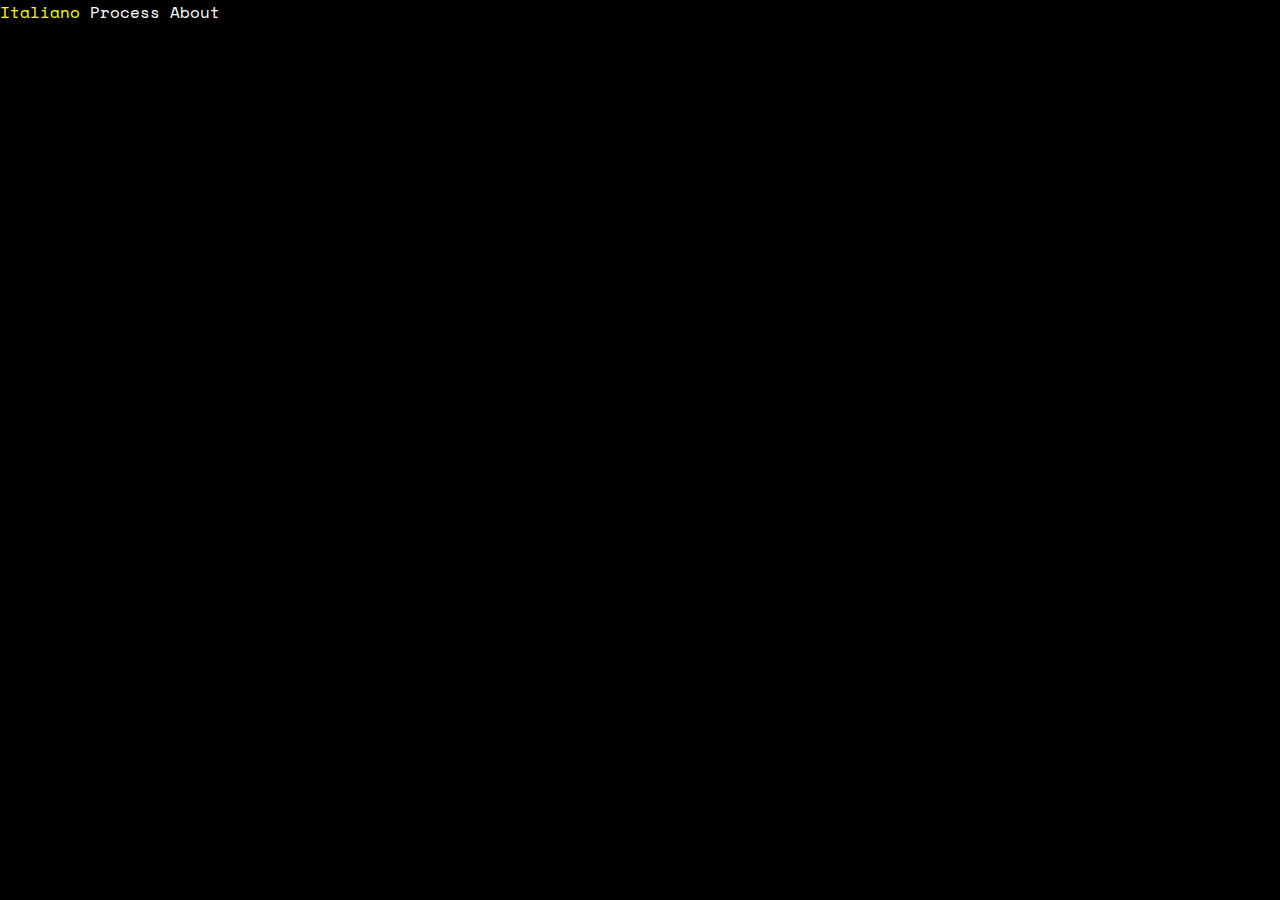
<file: index.html>
<!DOCTYPE html>

<html lang="en">

    <head>
        <meta charset="UTF-8">
        <meta name = "viewport" content = "width = device-width, initial-scale = 1.0">
        <title>Document</title>

        <link href = "./css/index.css" rel = "stylesheet">
    </head>

    <body>

        <div id = "parent-container">
            <div id = "menu-container">
                <a id = "language-selectorEN" href = "./index_it.html">Italiano</a>
                
                <a id = "notes-selector" href="./pages/process.html">Process</a>

                <a id = "about-selector" href="./pages/about.html">About</a>
            </div>
            <div id = "scene"></div>
        </div>

    </body>

</html>

<script src = "./resources/texts/texts_en.js"></script>
<script src = "./js/textManagerTest.js"></script>
</file>
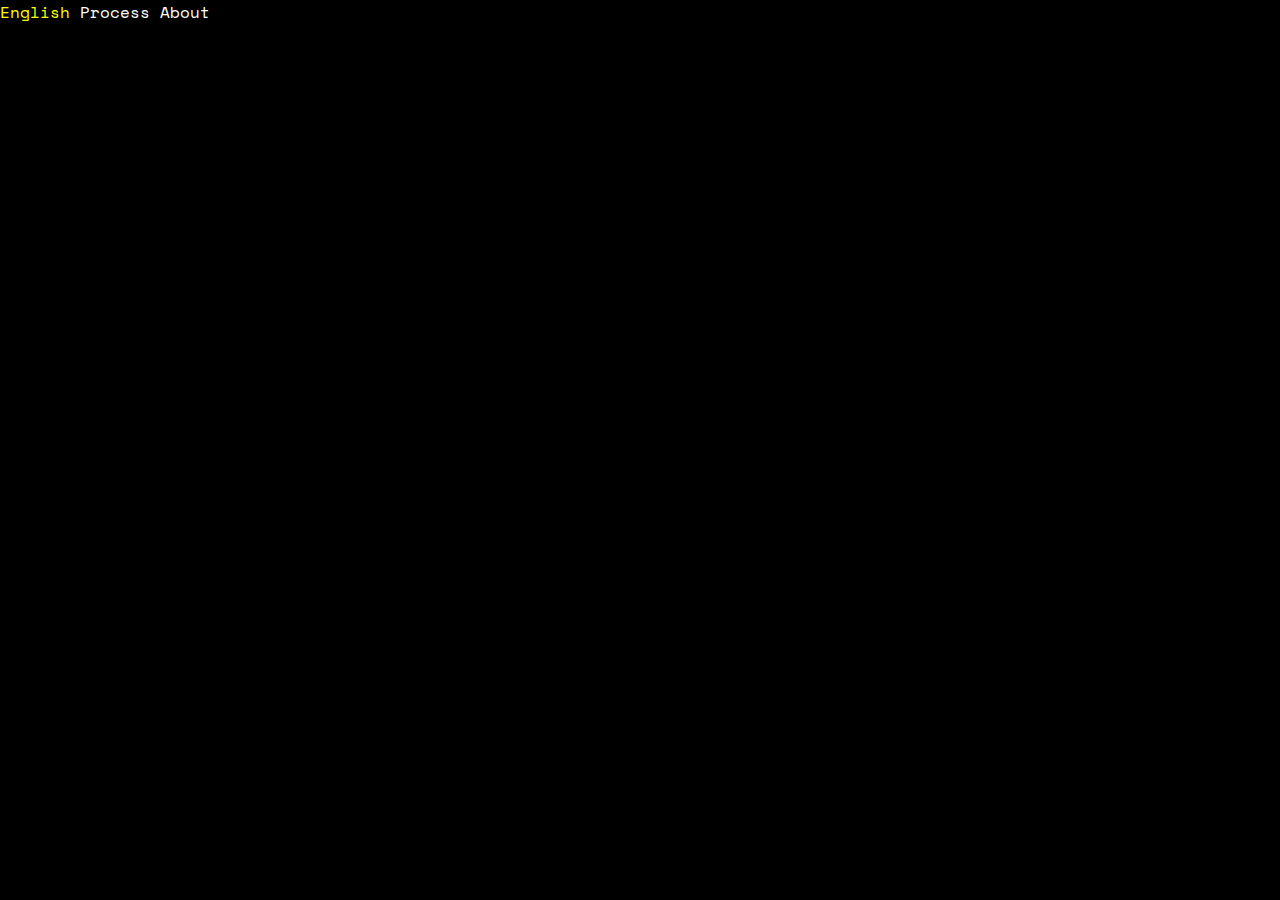
<file: index_it.html>
<!DOCTYPE html>

<html lang="it">

    <head>
        <meta charset="UTF-8">
        <meta name = "viewport" content = "width = device-width, initial-scale = 1.0">
        <title>Index IT</title>

        <link href = "./css/index.css" rel = "stylesheet">
    </head>

    <body>

        <div id = "parent-container">
            <div id = "menu-container">
                <a id = "language-selectorIT" href = "./index.html">English</a>
                
                <a id = "notes-selector" href="./pages/process.html">Process</a>

                <a id = "about-selector" href="./pages/about.html">About</a>
            </div>
            <div id = "scene"></div>
        </div>

    </body>

</html>

<script src = "./resources/texts/texts_it.js"></script>
<script src = "./js/textManagerTest.js"></script>
</file>
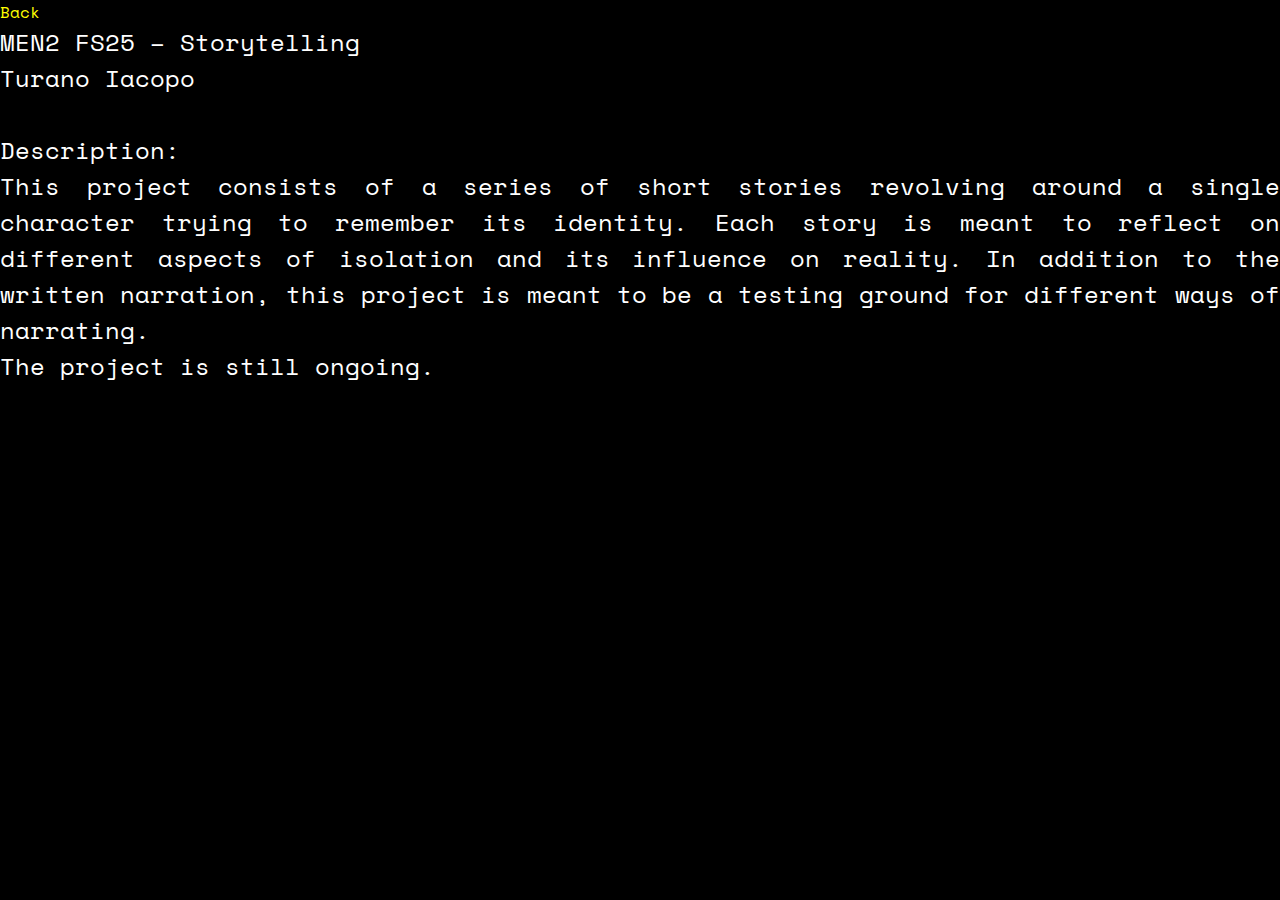
<file: pages/about.html>
<!DOCTYPE html>
<html lang="en">
<head>
    <meta charset="UTF-8">
    <meta name="viewport" content="width=device-width, initial-scale=1.0">
    <title>About</title>

    <link href = "../css/index.css" rel = "stylesheet">
</head>
<body>
    <div id = "about-container">
        <div id = menu-container>
            <a id = "back-selector" href = "../index.html">Back</a>
        </div>

        <div style = "grid-column: 2; grid-row: 1; font-size: 1.5rem; text-align: justify;">
            MEN2 FS25 &ndash; Storytelling<br>
            Turano Iacopo<br>
            <br>
            Description:<br>
            This project consists of a series of short stories revolving around a single character trying to remember its identity. Each story is meant to reflect on different aspects of isolation and its influence on reality. In addition to the written narration, this project is meant to be a testing ground for different ways of narrating.<br>
            The project is still ongoing.
        </div>
    </div>
</body>
</html>
</file>
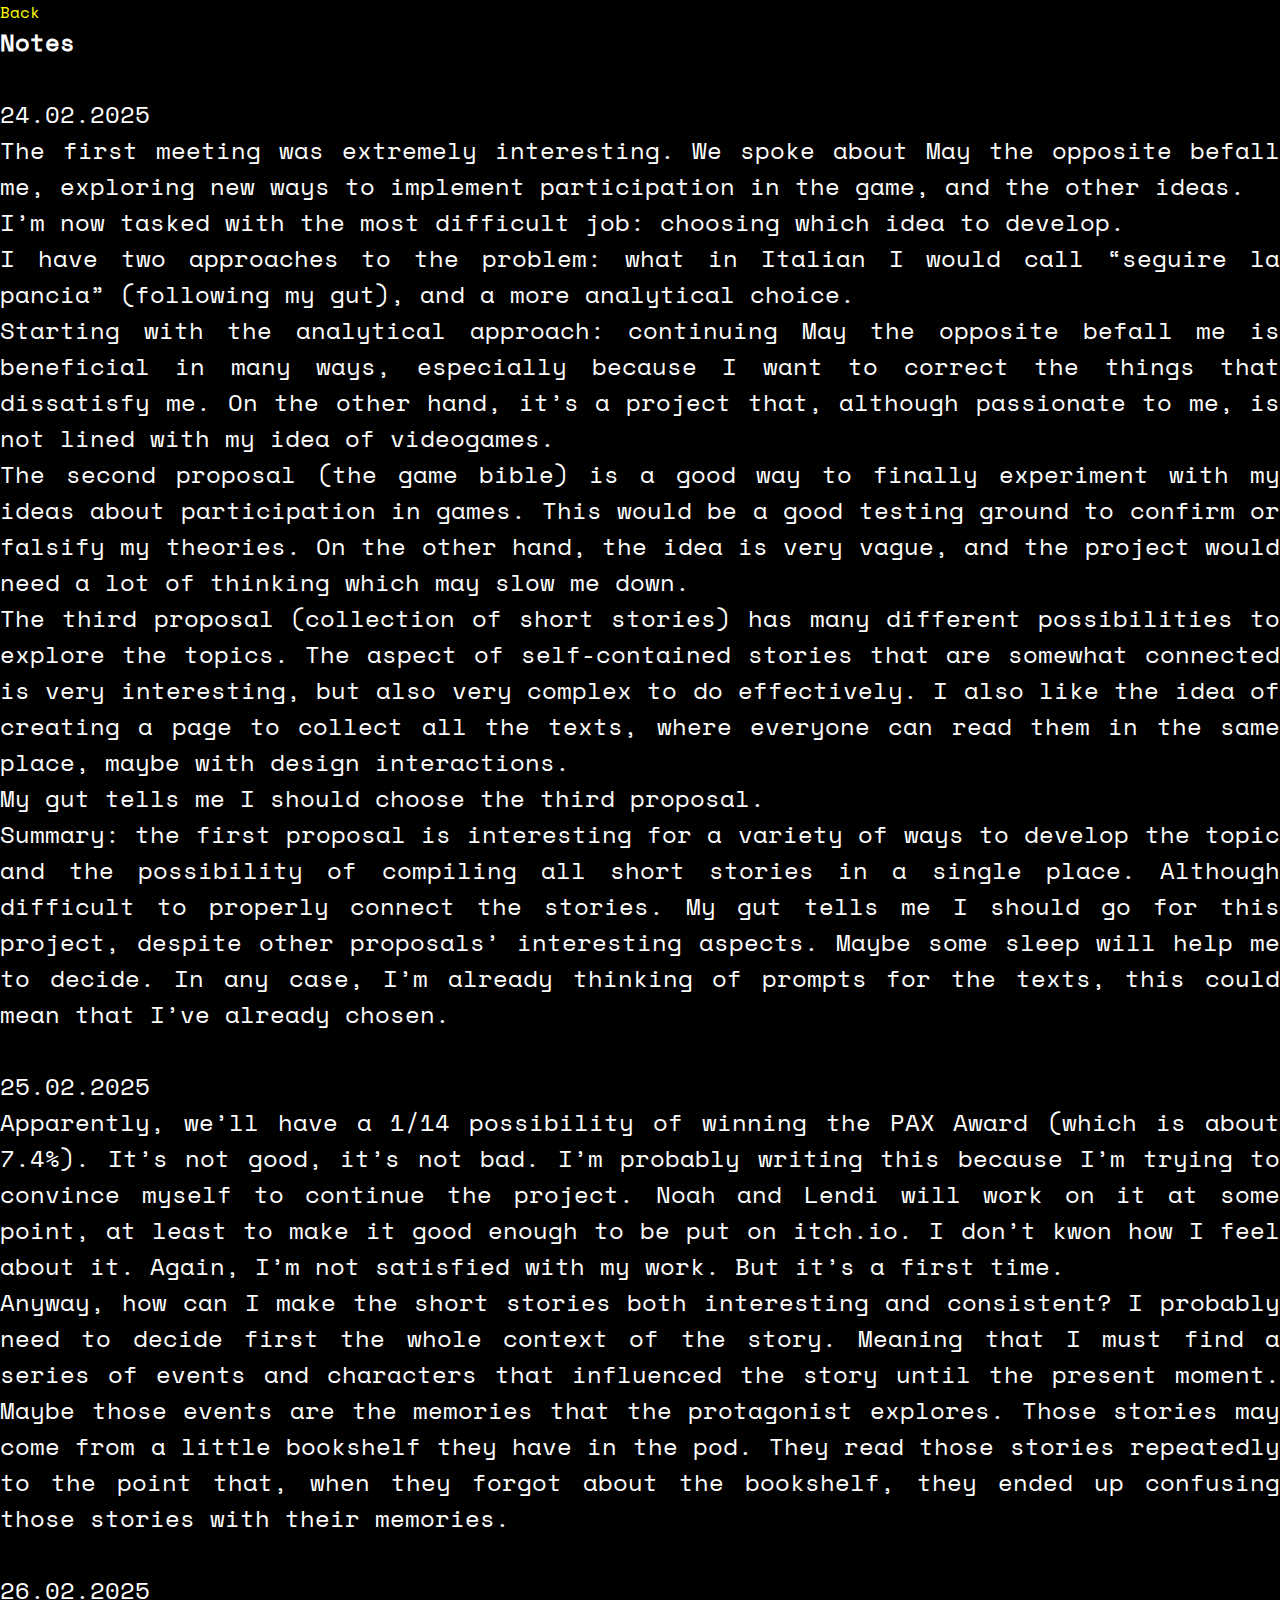
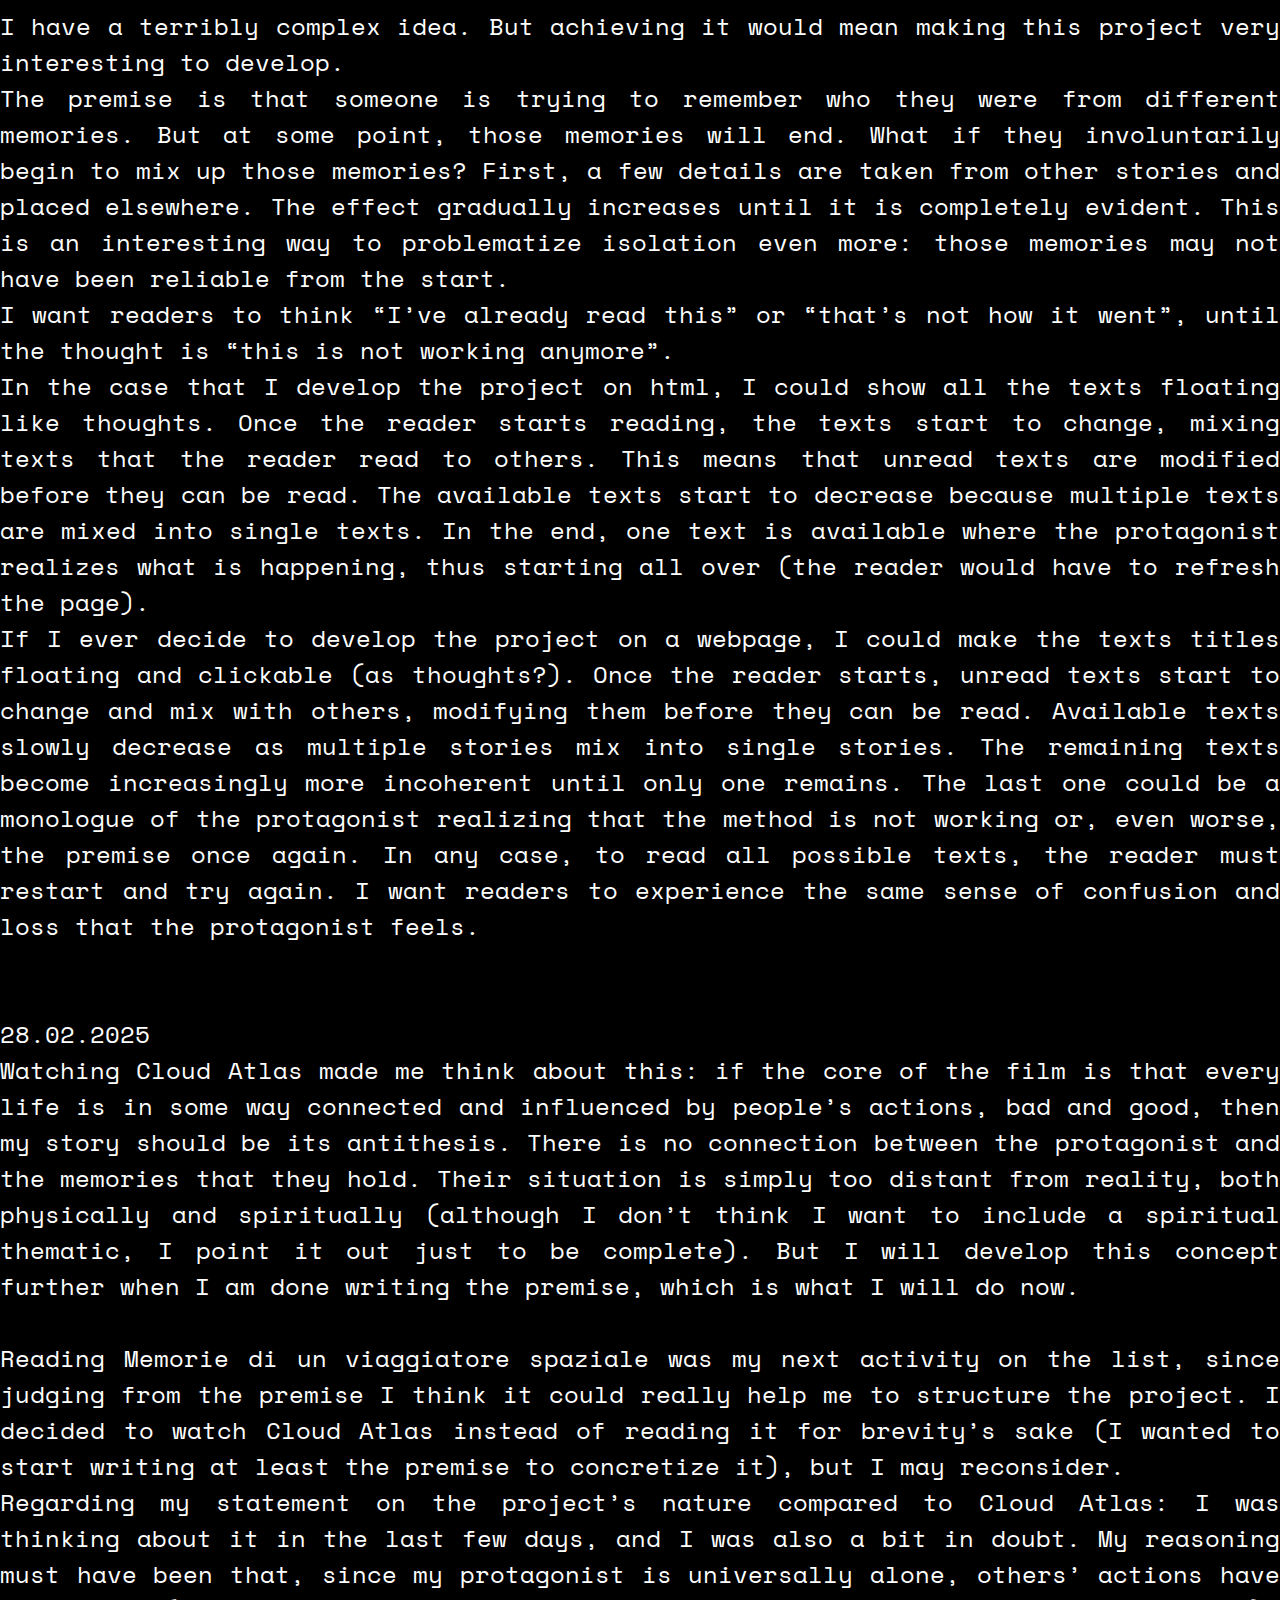
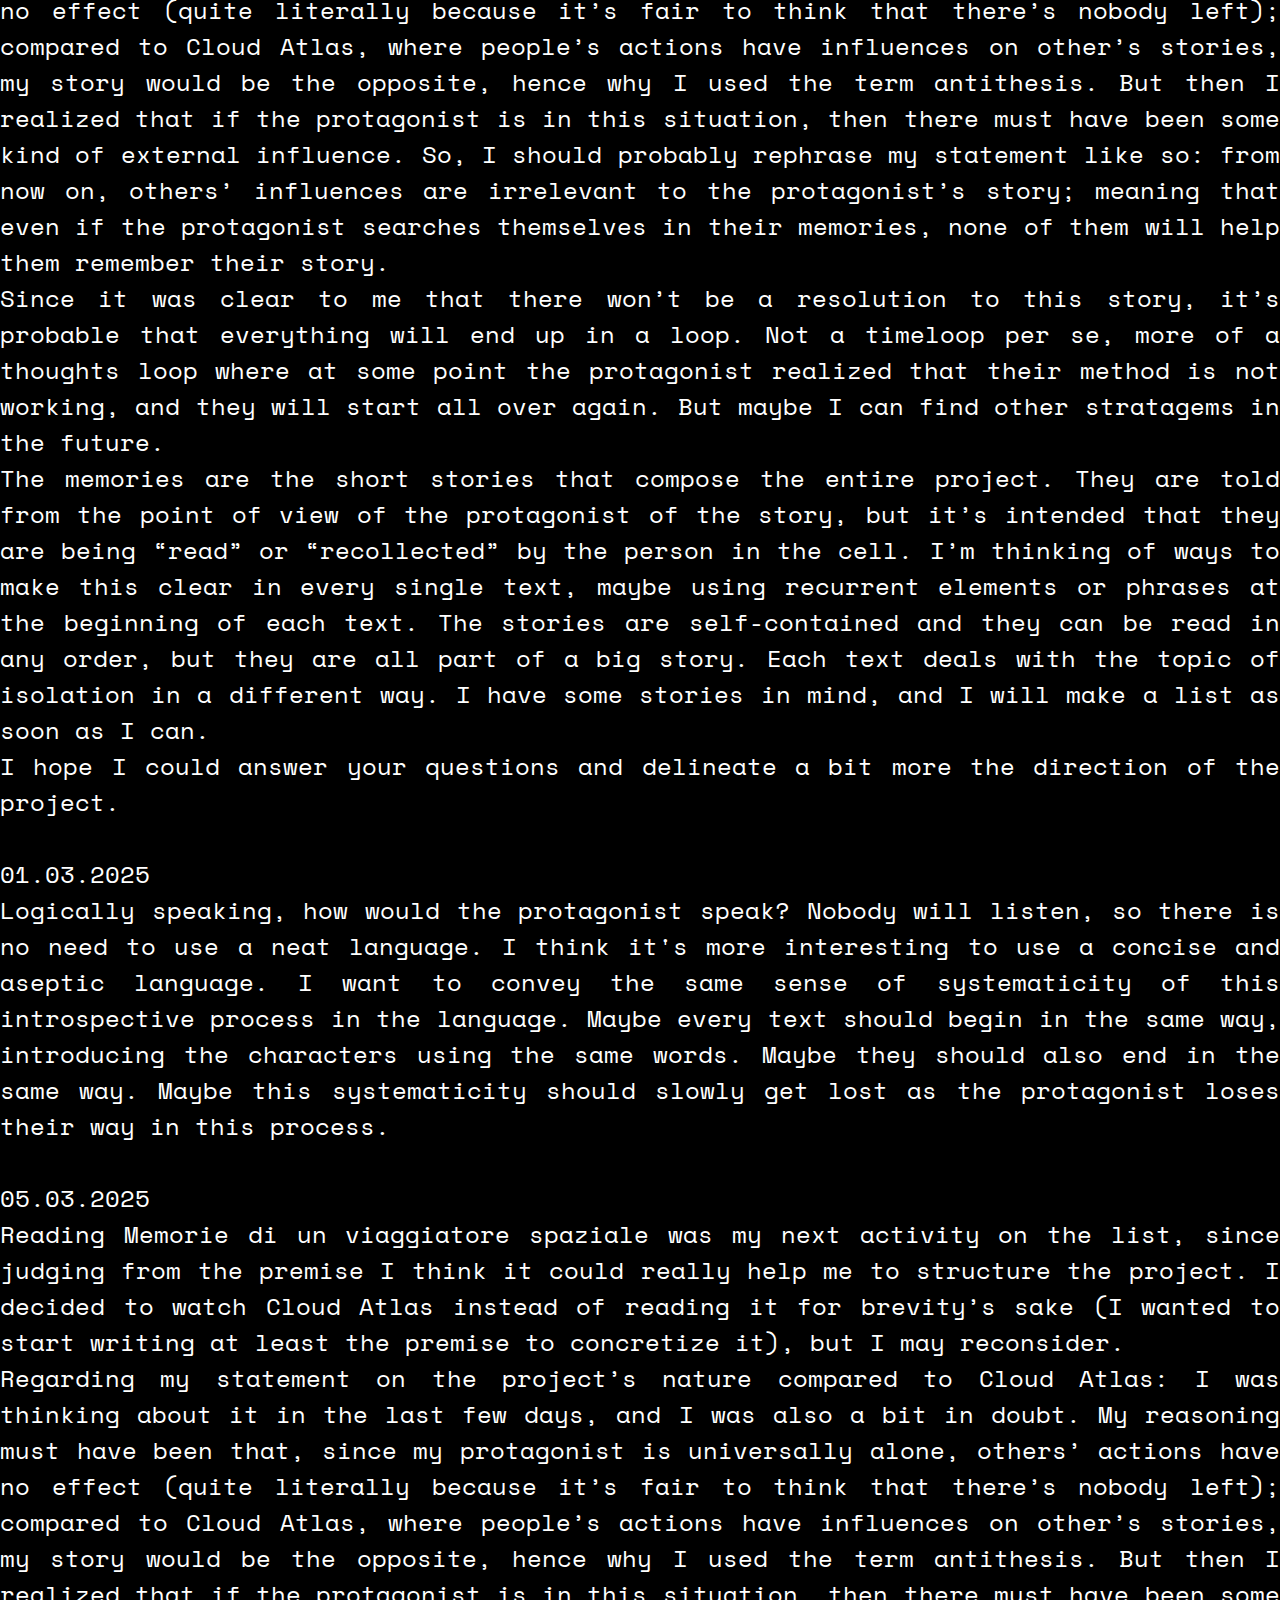
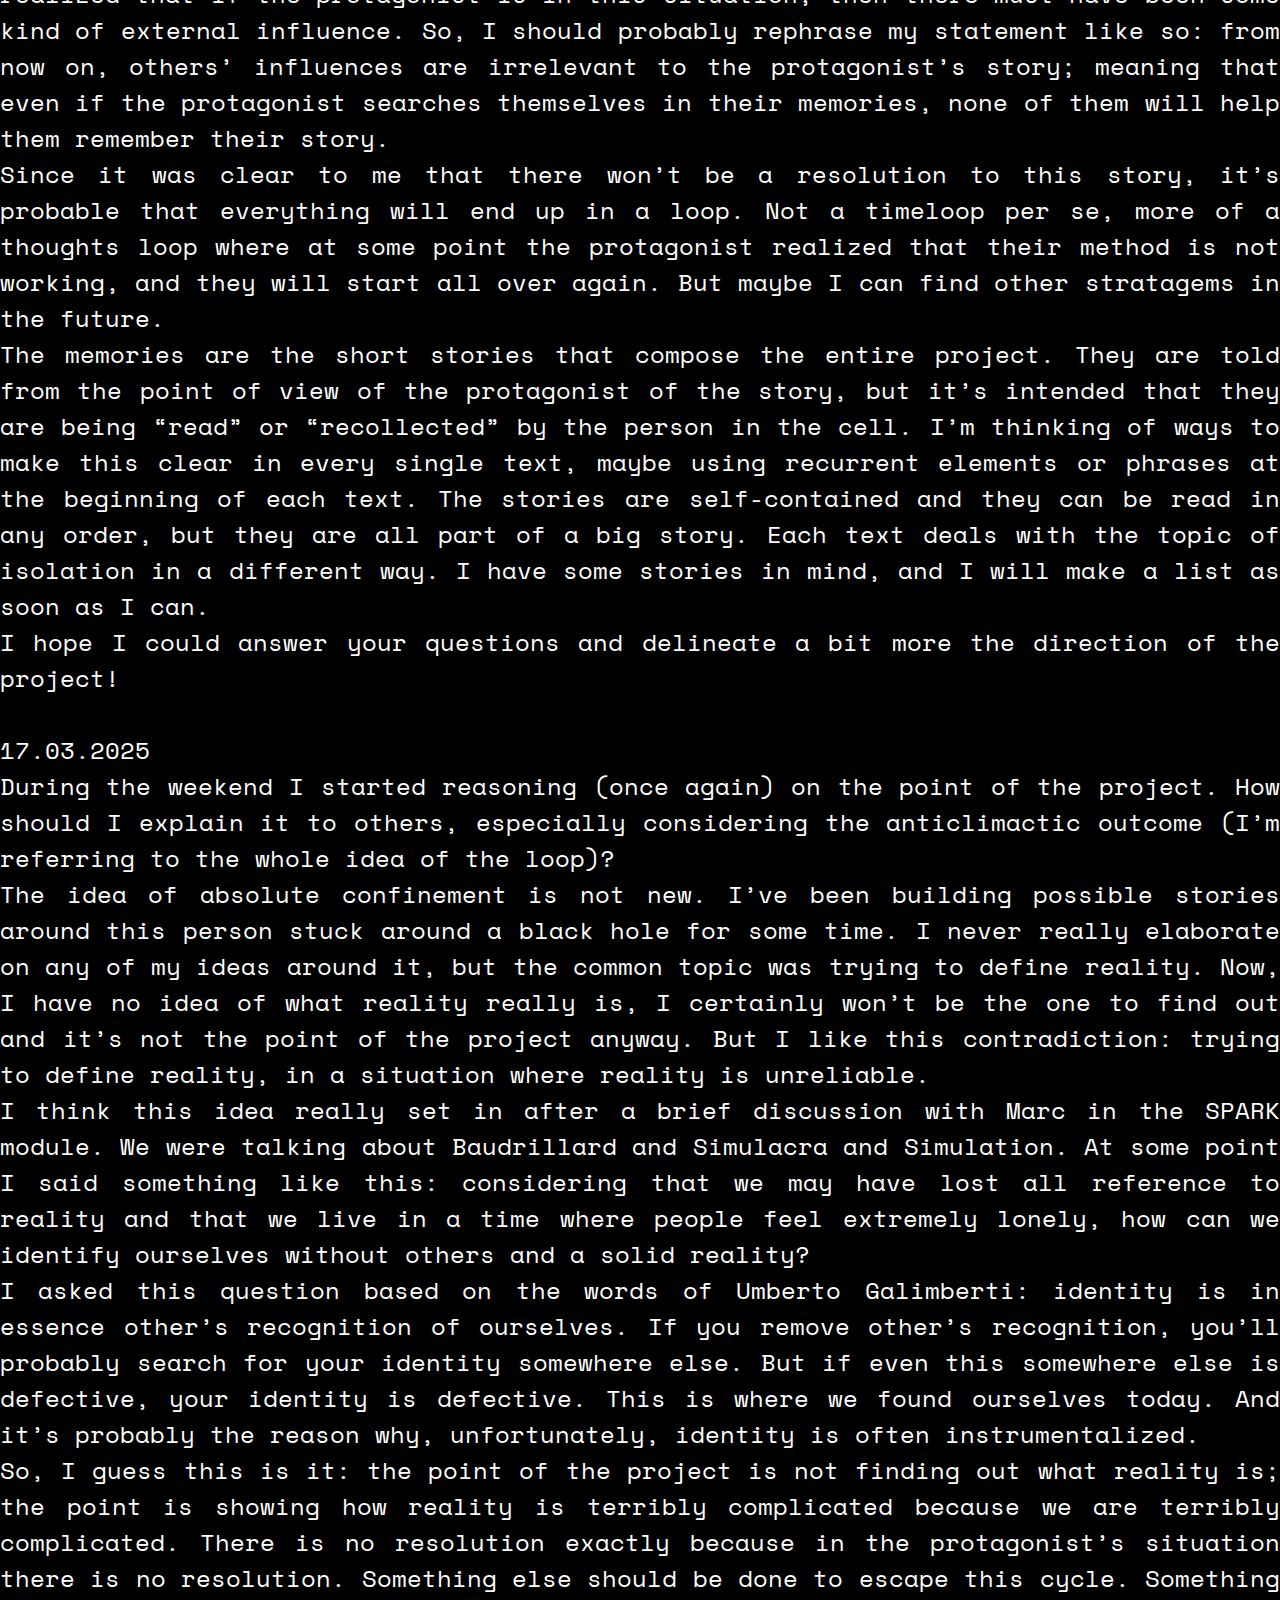
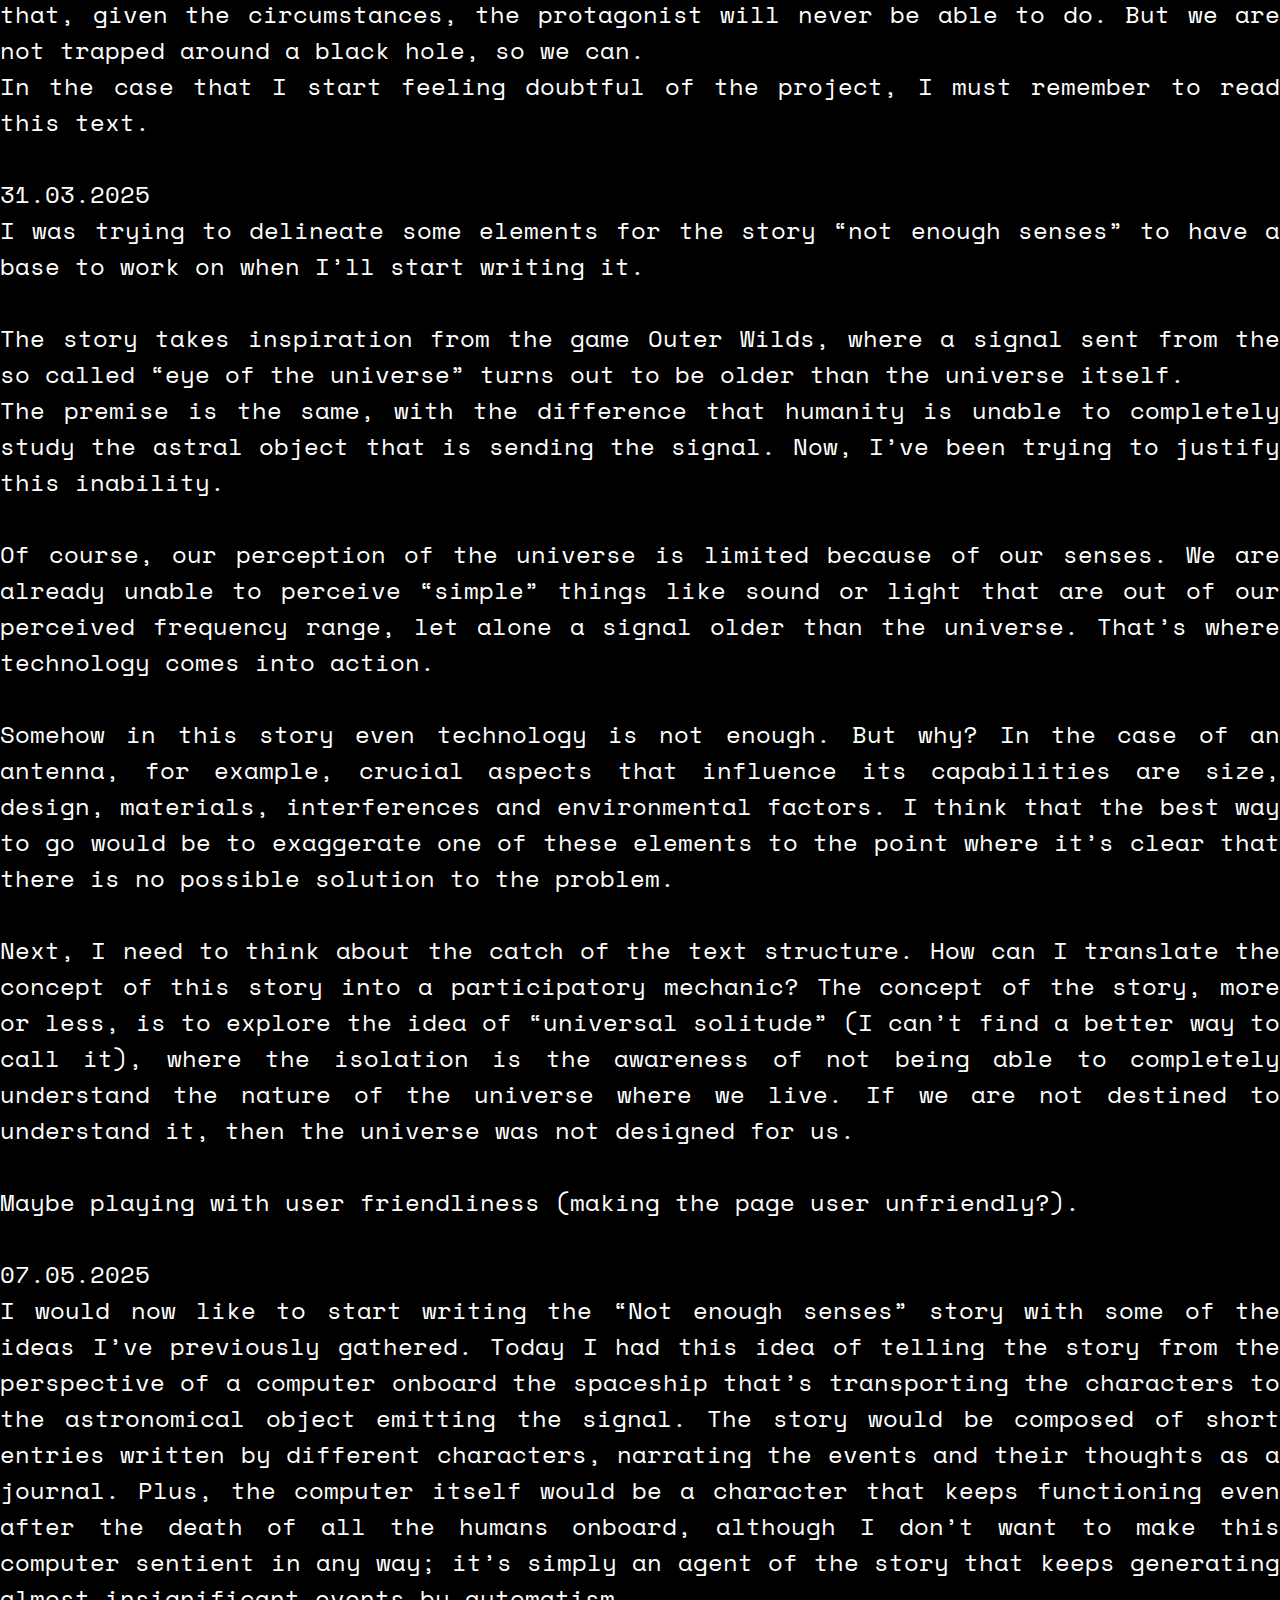
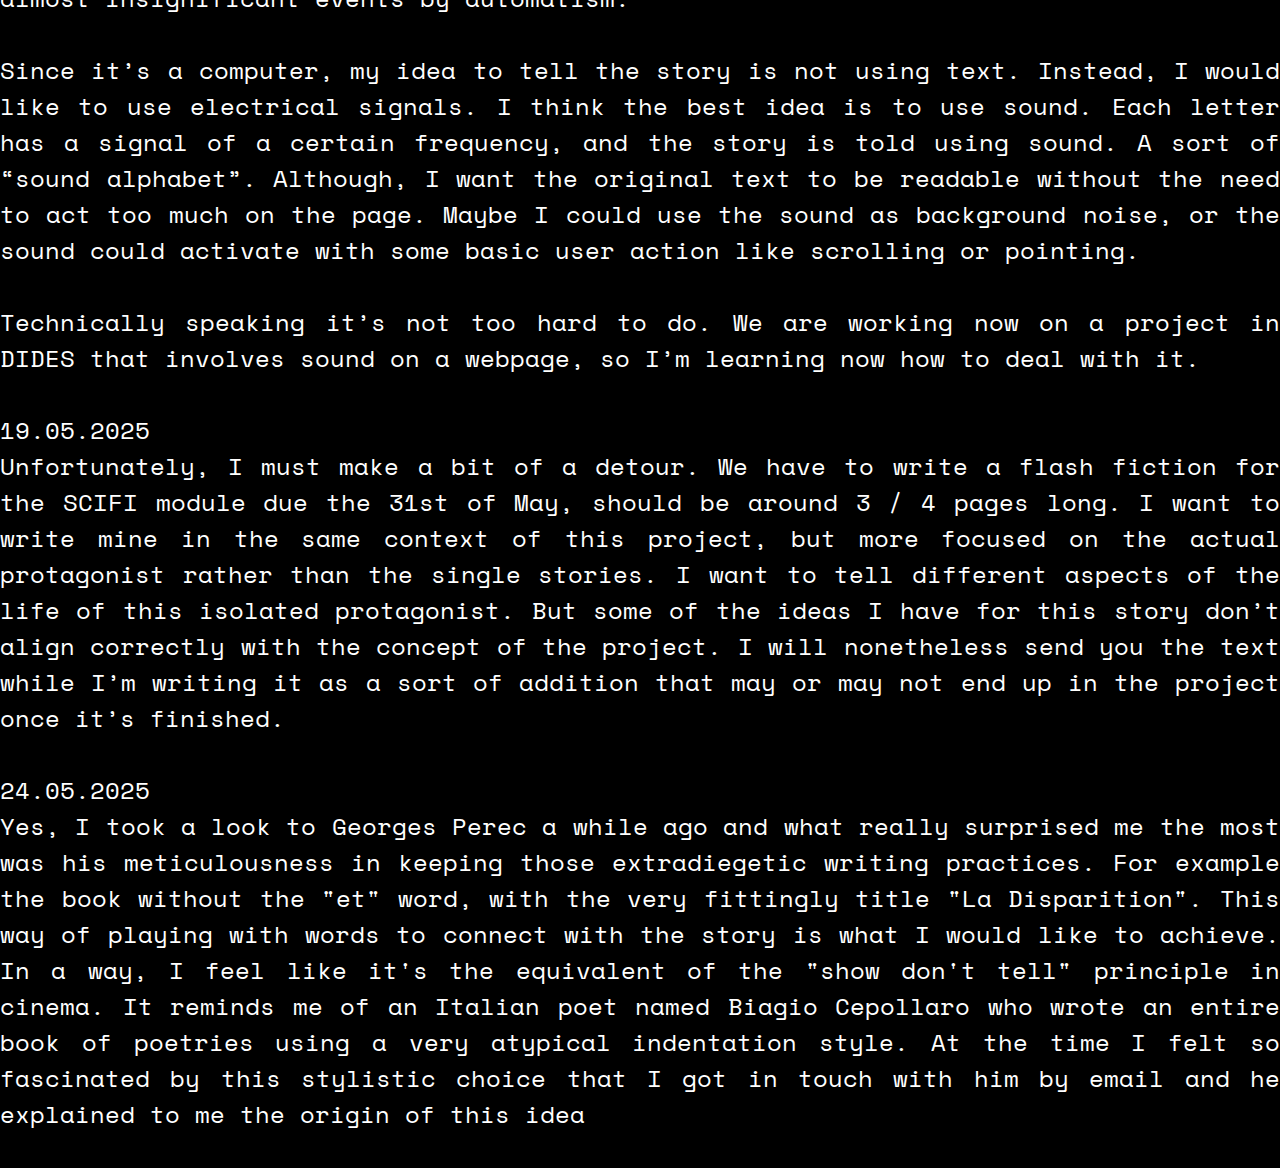
<file: pages/process.html>
<!DOCTYPE html>
<html lang="en">
<head>
    <meta charset="UTF-8">
    <meta name="viewport" content="width=device-width, initial-scale=1.0">
    <title>Process</title>

    <link href = "../css/index.css" rel = "stylesheet">
</head>
<body>
    <div id = "about-container">
        <div id = menu-container>
            <a id = "back-selector" href = "../index.html">Back</a>
        </div>

        <div style = "grid-column: 2; grid-row: 1; font-size: 1.5rem; text-align: justify;">
            <strong>Notes</strong><br><br>
            24.02.2025<br>
            The first meeting was extremely interesting. We spoke about May the opposite befall me, exploring new ways to implement participation in the game, and the other ideas.<br>
            I&rsquo;m now tasked with the most difficult job: choosing which idea to develop.<br>
            I have two approaches to the problem: what in Italian I would call &ldquo;seguire la pancia&rdquo; (following my gut), and a more analytical choice.<br>
            Starting with the analytical approach: continuing May the opposite befall me is beneficial in many ways, especially because I want to correct the things that dissatisfy me. On the other hand, it&rsquo;s a project that, although passionate to me, is not lined with my idea of videogames.<br>
            The second proposal (the game bible) is a good way to finally experiment with my ideas about participation in games. This would be a good testing ground to confirm or falsify my theories. On the other hand, the idea is very vague, and the project would need a lot of thinking which may slow me down.<br>
            The third proposal (collection of short stories) has many different possibilities to explore the topics. The aspect of self-contained stories that are somewhat connected is very interesting, but also very complex to do effectively. I also like the idea of creating a page to collect all the texts, where everyone can read them in the same place, maybe with design interactions.<br>
            My gut tells me I should choose the third proposal.<br>
            Summary: the first proposal is interesting for a variety of ways to develop the topic and the possibility of compiling all short stories in a single place. Although difficult to properly connect the stories. My gut tells me I should go for this project, despite other proposals&rsquo; interesting aspects. Maybe some sleep will help me to decide. In any case, I&rsquo;m already thinking of prompts for the texts, this could mean that I&rsquo;ve already chosen.<br>
            <br>
            25.02.2025<br>
            Apparently, we&rsquo;ll have a 1/14 possibility of winning the PAX Award (which is about 7.4%). It&rsquo;s not good, it&rsquo;s not bad. I&rsquo;m probably writing this because I&rsquo;m trying to convince myself to continue the project. Noah and Lendi will work on it at some point, at least to make it good enough to be put on itch.io. I don&rsquo;t kwon how I feel about it. Again, I&rsquo;m not satisfied with my work. But it&rsquo;s a first time.<br>
            Anyway, how can I make the short stories both interesting and consistent? I probably need to decide first the whole context of the story. Meaning that I must find a series of events and characters that influenced the story until the present moment. Maybe those events are the memories that the protagonist explores. Those stories may come from a little bookshelf they have in the pod. They read those stories repeatedly to the point that, when they forgot about the bookshelf, they ended up confusing those stories with their memories.<br>
            <br>
            26.02.2025<br>
            I have a terribly complex idea. But achieving it would mean making this project very interesting to develop.<br>
            The premise is that someone is trying to remember who they were from different memories. But at some point, those memories will end. What if they involuntarily begin to mix up those memories? First, a few details are taken from other stories and placed elsewhere. The effect gradually increases until it is completely evident. This is an interesting way to problematize isolation even more: those memories may not have been reliable from the start.<br>
            I want readers to think &ldquo;I&rsquo;ve already read this&rdquo; or &ldquo;that&rsquo;s not how it went&rdquo;, until the thought is &ldquo;this is not working anymore&rdquo;.<br>
            In the case that I develop the project on html, I could show all the texts floating like thoughts. Once the reader starts reading, the texts start to change, mixing texts that the reader read to others. This means that unread texts are modified before they can be read. The available texts start to decrease because multiple texts are mixed into single texts. In the end, one text is available where the protagonist realizes what is happening, thus starting all over (the reader would have to refresh the page).<br>
            If I ever decide to develop the project on a webpage, I could make the texts titles floating and clickable (as thoughts?). Once the reader starts, unread texts start to change and mix with others, modifying them before they can be read. Available texts slowly decrease as multiple stories mix into single stories. The remaining texts become increasingly more incoherent until only one remains. The last one could be a monologue of the protagonist realizing that the method is not working or, even worse, the premise once again. In any case, to read all possible texts, the reader must restart and try again. I want readers to experience the same sense of confusion and loss that the protagonist feels.<br>
            <br>
            <br>
            28.02.2025<br>
            Watching Cloud Atlas made me think about this: if the core of the film is that every life is in some way connected and influenced by people&rsquo;s actions, bad and good, then my story should be its antithesis. There is no connection between the protagonist and the memories that they hold. Their situation is simply too distant from reality, both physically and spiritually (although I don&rsquo;t think I want to include a spiritual thematic, I point it out just to be complete). But I will develop this concept further when I am done writing the premise, which is what I will do now.<br>
            <br>
            Reading Memorie di un viaggiatore spaziale was my next activity on the list, since judging from the premise I think it could really help me to structure the project. I decided to watch Cloud Atlas instead of reading it for brevity&rsquo;s sake (I wanted to start writing at least the premise to concretize it), but I may reconsider.<br>
            Regarding my statement on the project&rsquo;s nature compared to Cloud Atlas: I was thinking about it in the last few days, and I was also a bit in doubt. My reasoning must have been that, since my protagonist is universally alone, others&rsquo; actions have no effect (quite literally because it&rsquo;s fair to think that there&rsquo;s nobody left); compared to Cloud Atlas, where people&rsquo;s actions have influences on other&rsquo;s stories, my story would be the opposite, hence why I used the term antithesis. But then I realized that if the protagonist is in this situation, then there must have been some kind of external influence. So, I should probably rephrase my statement like so: from now on, others&rsquo; influences are irrelevant to the protagonist&rsquo;s story; meaning that even if the protagonist searches themselves in their memories, none of them will help them remember their story.<br>
            Since it was clear to me that there won&rsquo;t be a resolution to this story, it&rsquo;s probable that everything will end up in a loop. Not a timeloop per se, more of a thoughts loop where at some point the protagonist realized that their method is not working, and they will start all over again. But maybe I can find other stratagems in the future.<br>
            The memories are the short stories that compose the entire project. They are told from the point of view of the protagonist of the story, but it&rsquo;s intended that they are being &ldquo;read&rdquo; or &ldquo;recollected&rdquo; by the person in the cell. I&rsquo;m thinking of ways to make this clear in every single text, maybe using recurrent elements or phrases at the beginning of each text. The stories are self-contained and they can be read in any order, but they are all part of a big story. Each text deals with the topic of isolation in a different way. I have some stories in mind, and I will make a list as soon as I can.<br>
            I hope I could answer your questions and delineate a bit more the direction of the project.<br>
            <br>
            01.03.2025<br>
            Logically speaking, how would the protagonist speak? Nobody will listen, so there is no need to use a neat language. I think it's more interesting to use a concise and aseptic language. I want to convey the same sense of systematicity of this introspective process in the language. Maybe every text should begin in the same way, introducing the characters using the same words. Maybe they should also end in the same way. Maybe this systematicity should slowly get lost as the protagonist loses their way in this process.<br>
            <br>
            05.03.2025<br>
            Reading Memorie di un viaggiatore spaziale was my next activity on the list, since judging from the premise I think it could really help me to structure the project. I decided to watch Cloud Atlas instead of reading it for brevity&rsquo;s sake (I wanted to start writing at least the premise to concretize it), but I may reconsider.<br>
            Regarding my statement on the project&rsquo;s nature compared to Cloud Atlas: I was thinking about it in the last few days, and I was also a bit in doubt. My reasoning must have been that, since my protagonist is universally alone, others&rsquo; actions have no effect (quite literally because it&rsquo;s fair to think that there&rsquo;s nobody left); compared to Cloud Atlas, where people&rsquo;s actions have influences on other&rsquo;s stories, my story would be the opposite, hence why I used the term antithesis. But then I realized that if the protagonist is in this situation, then there must have been some kind of external influence. So, I should probably rephrase my statement like so: from now on, others&rsquo; influences are irrelevant to the protagonist&rsquo;s story; meaning that even if the protagonist searches themselves in their memories, none of them will help them remember their story.<br>
            Since it was clear to me that there won&rsquo;t be a resolution to this story, it&rsquo;s probable that everything will end up in a loop. Not a timeloop per se, more of a thoughts loop where at some point the protagonist realized that their method is not working, and they will start all over again. But maybe I can find other stratagems in the future.<br>
            The memories are the short stories that compose the entire project. They are told from the point of view of the protagonist of the story, but it&rsquo;s intended that they are being &ldquo;read&rdquo; or &ldquo;recollected&rdquo; by the person in the cell. I&rsquo;m thinking of ways to make this clear in every single text, maybe using recurrent elements or phrases at the beginning of each text. The stories are self-contained and they can be read in any order, but they are all part of a big story. Each text deals with the topic of isolation in a different way. I have some stories in mind, and I will make a list as soon as I can.<br>
            I hope I could answer your questions and delineate a bit more the direction of the project!<br><br>
            17.03.2025<br>
            During the weekend I started reasoning (once again) on the point of the project. How should I explain it to others, especially considering the anticlimactic outcome (I&rsquo;m referring to the whole idea of the loop)?<br>
            The idea of absolute confinement is not new. I&rsquo;ve been building possible stories around this person stuck around a black hole for some time. I never really elaborate on any of my ideas around it, but the common topic was trying to define reality. Now, I have no idea of what reality really is, I certainly won&rsquo;t be the one to find out and it&rsquo;s not the point of the project anyway. But I like this contradiction: trying to define reality, in a situation where reality is unreliable.<br>
            I think this idea really set in after a brief discussion with Marc in the SPARK module. We were talking about Baudrillard and Simulacra and Simulation. At some point I said something like this: considering that we may have lost all reference to reality and that we live in a time where people feel extremely lonely, how can we identify ourselves without others and a solid reality?<br>
            I asked this question based on the words of Umberto Galimberti: identity is in essence other&rsquo;s recognition of ourselves. If you remove other&rsquo;s recognition, you&rsquo;ll probably search for your identity somewhere else. But if even this somewhere else is defective, your identity is defective. This is where we found ourselves today. And it&rsquo;s probably the reason why, unfortunately, identity is often instrumentalized.<br>
            So, I guess this is it: the point of the project is not finding out what reality is; the point is showing how reality is terribly complicated because we are terribly complicated. There is no resolution exactly because in the protagonist&rsquo;s situation there is no resolution. Something else should be done to escape this cycle. Something that, given the circumstances, the protagonist will never be able to do. But we are not trapped around a black hole, so we can.<br>
            In the case that I start feeling doubtful of the project, I must remember to read this text.<br>
            <br>
            31.03.2025<br>
            I was trying to delineate some elements for the story &ldquo;not enough senses&rdquo; to have a base to work on when I&rsquo;ll start writing it.<br>
            <br>
            The story takes inspiration from the game Outer Wilds, where a signal sent from the so called &ldquo;eye of the universe&rdquo; turns out to be older than the universe itself.<br>
            The premise is the same, with the difference that humanity is unable to completely study the astral object that is sending the signal. Now, I&rsquo;ve been trying to justify this inability.<br>
            <br>
            Of course, our perception of the universe is limited because of our senses. We are already unable to perceive &ldquo;simple&rdquo; things like sound or light that are out of our perceived frequency range, let alone a signal older than the universe. That&rsquo;s where technology comes into action.<br>
            <br>
            Somehow in this story even technology is not enough. But why? In the case of an antenna, for example, crucial aspects that influence its capabilities are size, design, materials, interferences and environmental factors. I think that the best way to go would be to exaggerate one of these elements to the point where it&rsquo;s clear that there is no possible solution to the problem.<br>
            <br>
            Next, I need to think about the catch of the text structure. How can I translate the concept of this story into a participatory mechanic? The concept of the story, more or less, is to explore the idea of &ldquo;universal solitude&rdquo; (I can&rsquo;t find a better way to call it), where the isolation is the awareness of not being able to completely understand the nature of the universe where we live. If we are not destined to understand it, then the universe was not designed for us.<br>
            <br>
            Maybe playing with user friendliness (making the page user unfriendly?).<br>
            <br>
            07.05.2025<br>
            I would now like to start writing the &ldquo;Not enough senses&rdquo; story with some of the ideas I&rsquo;ve previously gathered. Today I had this idea of telling the story from the perspective of a computer onboard the spaceship that&rsquo;s transporting the characters to the astronomical object emitting the signal. The story would be composed of short entries written by different characters, narrating the events and their thoughts as a journal. Plus, the computer itself would be a character that keeps functioning even after the death of all the humans onboard, although I don&rsquo;t want to make this computer sentient in any way; it&rsquo;s simply an agent of the story that keeps generating almost insignificant events by automatism.<br>
            <br>
            Since it&rsquo;s a computer, my idea to tell the story is not using text. Instead, I would like to use electrical signals. I think the best idea is to use sound. Each letter has a signal of a certain frequency, and the story is told using sound. A sort of &ldquo;sound alphabet&rdquo;. Although, I want the original text to be readable without the need to act too much on the page. Maybe I could use the sound as background noise, or the sound could activate with some basic user action like scrolling or pointing.<br>
            <br>
            Technically speaking it&rsquo;s not too hard to do. We are working now on a project in DIDES that involves sound on a webpage, so I&rsquo;m learning now how to deal with it.<br>
            <br>
            19.05.2025<br>
            Unfortunately, I must make a bit of a detour. We have to write a flash fiction for the SCIFI module due the 31st of May, should be around 3 / 4 pages long. I want to write mine in the same context of this project, but more focused on the actual protagonist rather than the single stories. I want to tell different aspects of the life of this isolated protagonist. But some of the ideas I have for this story don&rsquo;t align correctly with the concept of the project. I will nonetheless send you the text while I&rsquo;m writing it as a sort of addition that may or may not end up in the project once it&rsquo;s finished.<br>
            <br>
            24.05.2025<br>
            Yes, I took a look to Georges Perec a while ago and what really surprised me the most was his meticulousness in keeping those extradiegetic writing practices. For example the book without the &quot;et&quot; word, with the very fittingly title &quot;La Disparition&quot;. This way of playing with words to connect with the story is what I would like to achieve. In a way, I feel like it's the equivalent of the &quot;show don't tell&quot; principle in cinema. It reminds me of an Italian poet named Biagio Cepollaro who wrote an entire book of poetries using a very atypical indentation style. At the time I felt so fascinated by this stylistic choice that I got in touch with him by email and he explained to me the origin of this idea<br>
            <br>

        </div>
    </div>
</body>
</html>
</file>
<file: css/index.css>
@font-face
{
    font-family: SpaceMono Regular;
    src: url(../resources/font/SPACEMONO-REGULAR.TTF);
}

body
{
    margin: 0px;

    background-color: black;
    color: white;
    font-family: SpaceMono Regular;
}

a
{
    color: white;
    text-decoration: none;
}

a:hover
{
    color: yellow;
}

#language-selectorEN
{
    grid-row: 1;
    grid-column: 3;

    width: 50%;
    height: 10%;
}

#language-selectorIT
{
    grid-row: 1;
    grid-column: 3;

    width: 50%;
    height: 10%;
}

#parent-container
{
    display: grid;
    grid-template-columns: auto auto auto;
    grid-template-rows: auto auto auto;

    width: 100vw;
    height: 100vh;

    content: center;
}

#scene
{
    grid-row: 2;
    grid-column: 2;

    position: relative;
    overflow: hidden;

    width: 100%;
    height: 100%;
}

.floating-title 
{
    position: absolute;
    padding: 0.5em 1em;

    cursor: pointer;
    transition: top 2s ease, left 2s ease;
    z-index: 10;
    user-select: none;

    font-family: SpaceMono Regular;
    font-size: 2em;
}

.floating-title:hover 
{
    color: yellow;
}
</file>
